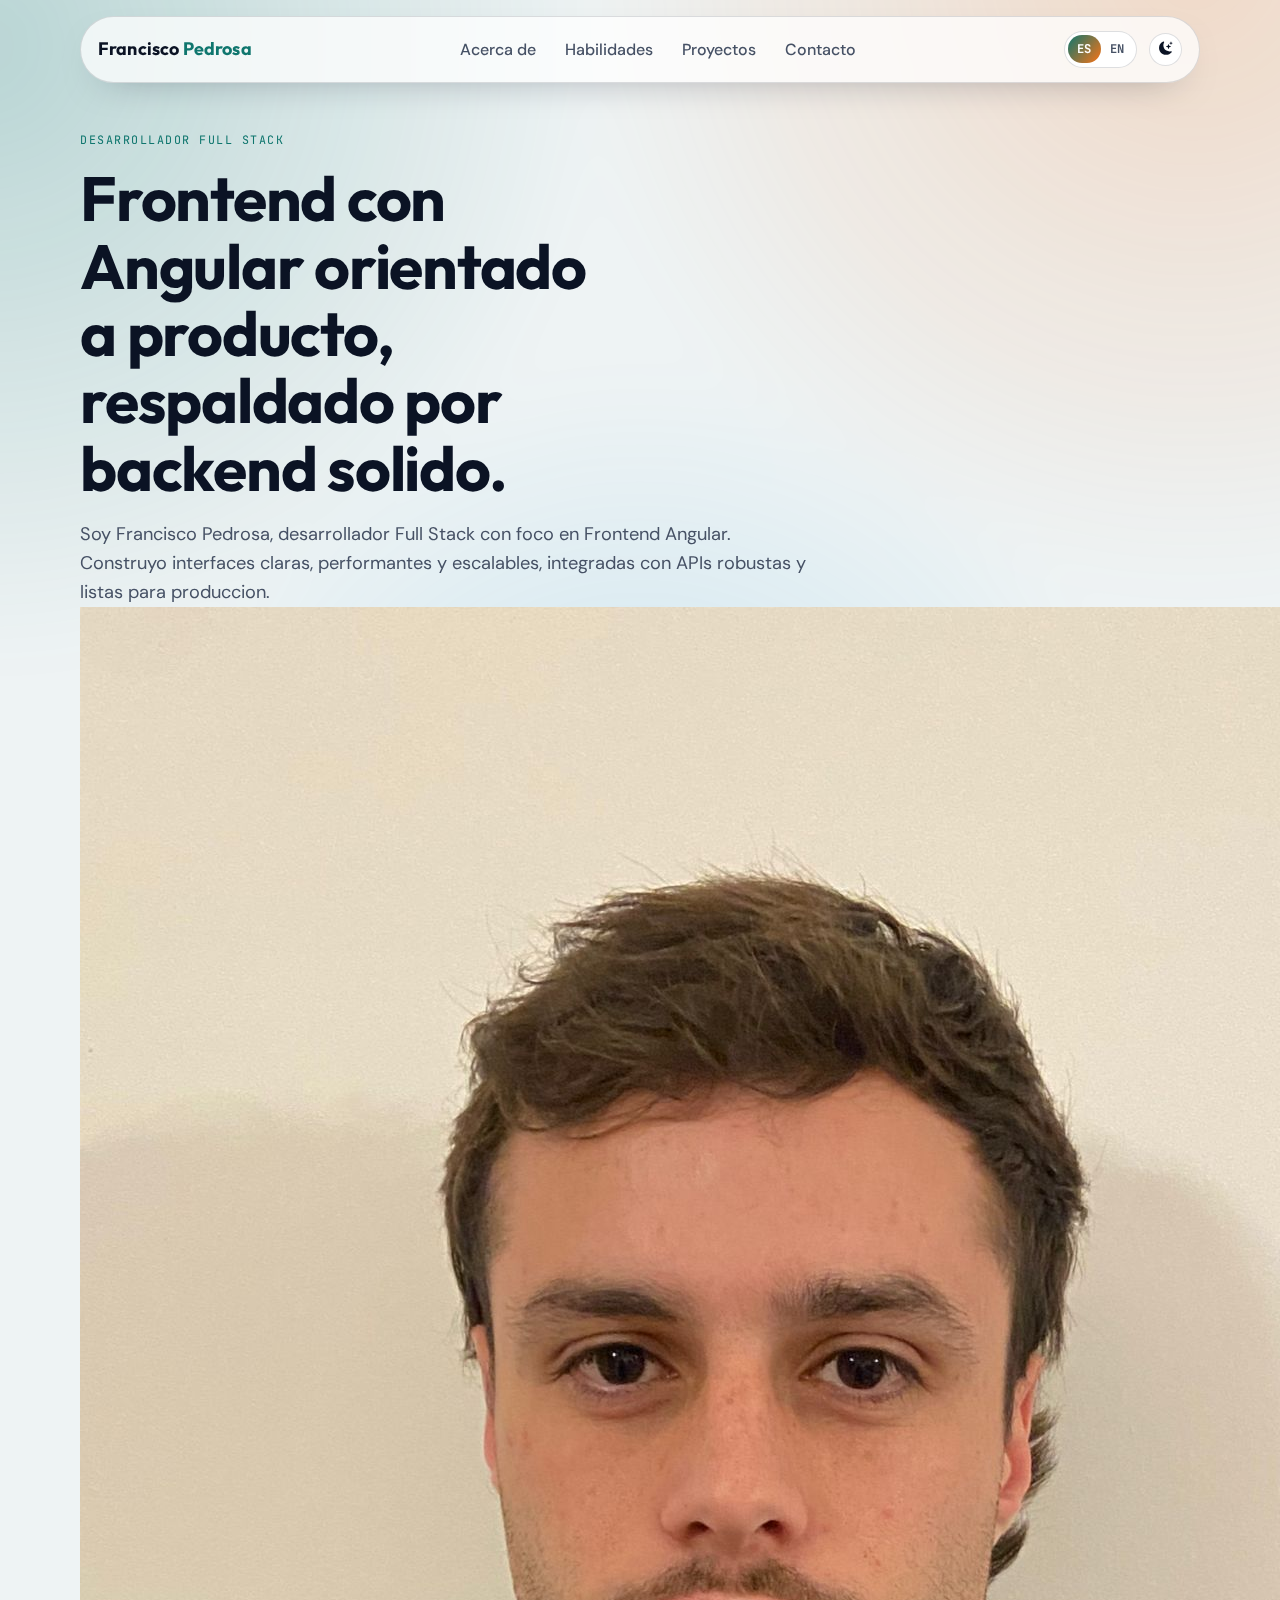
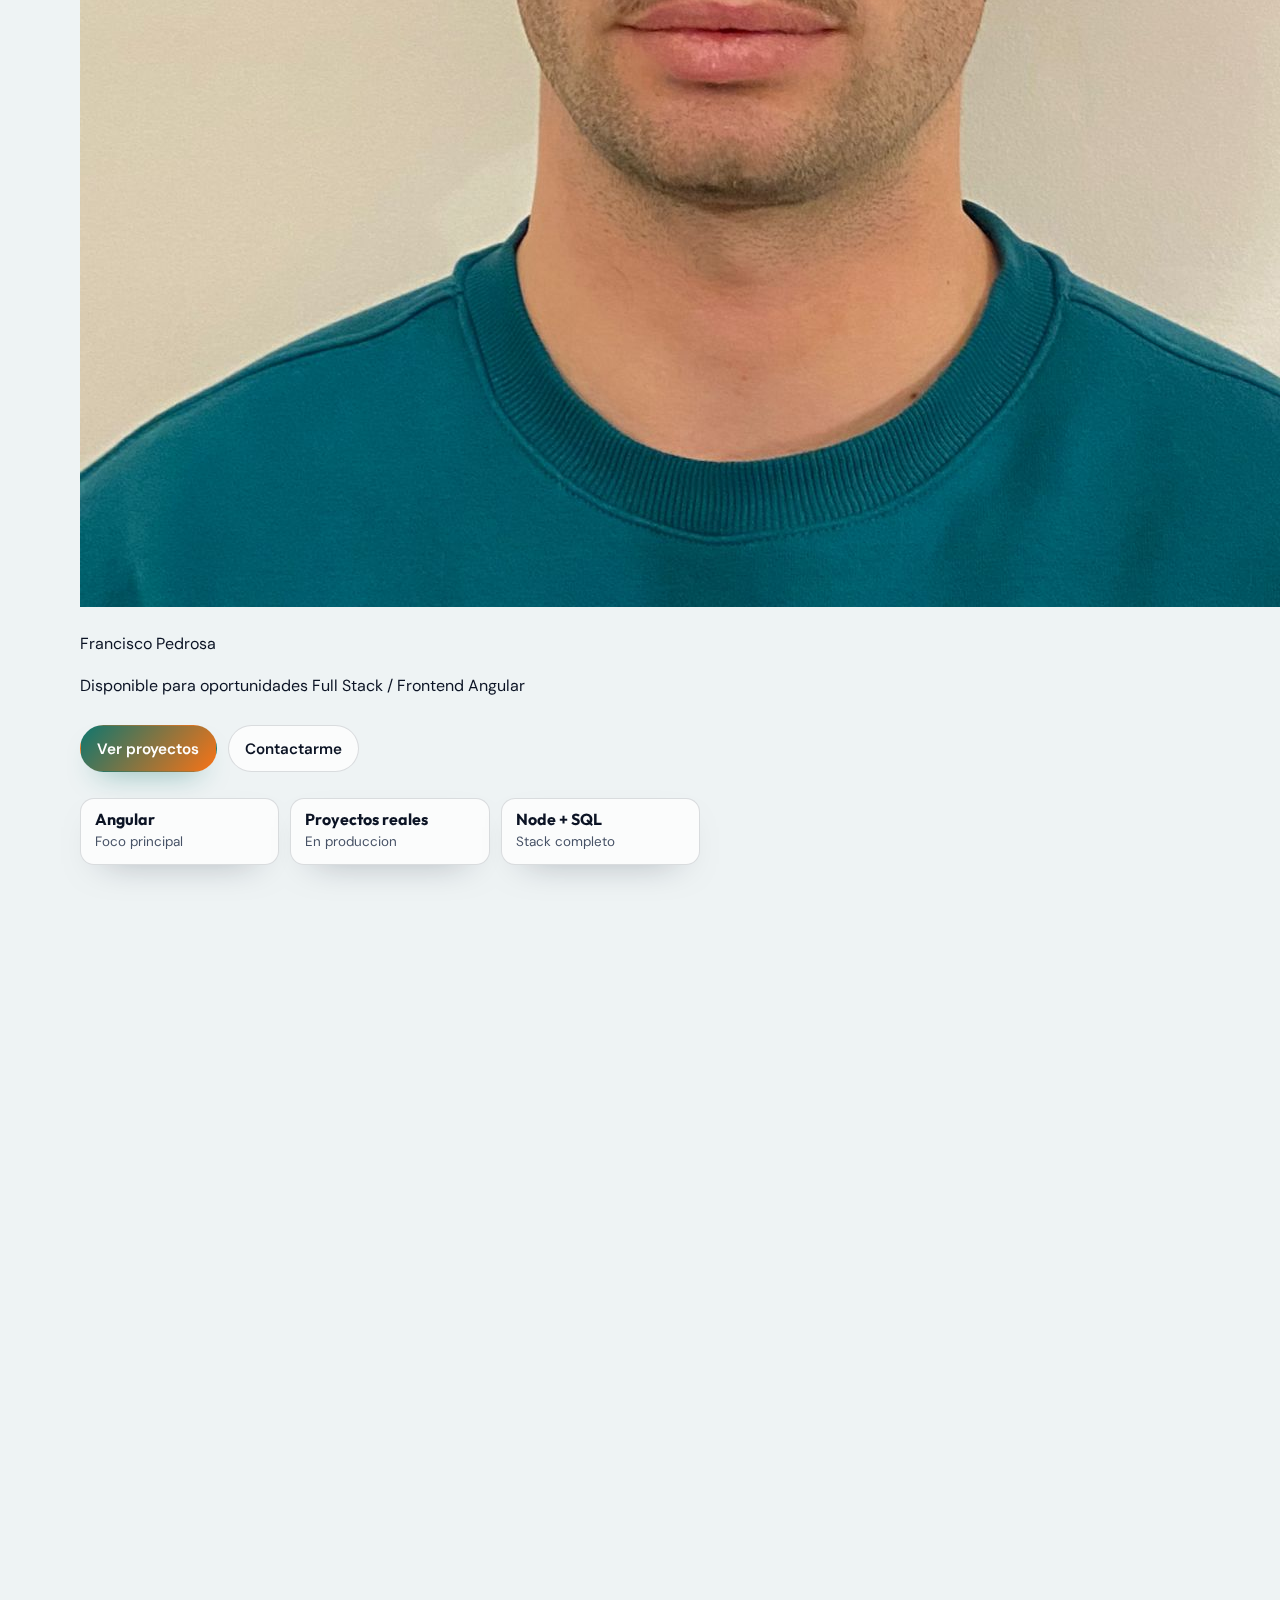
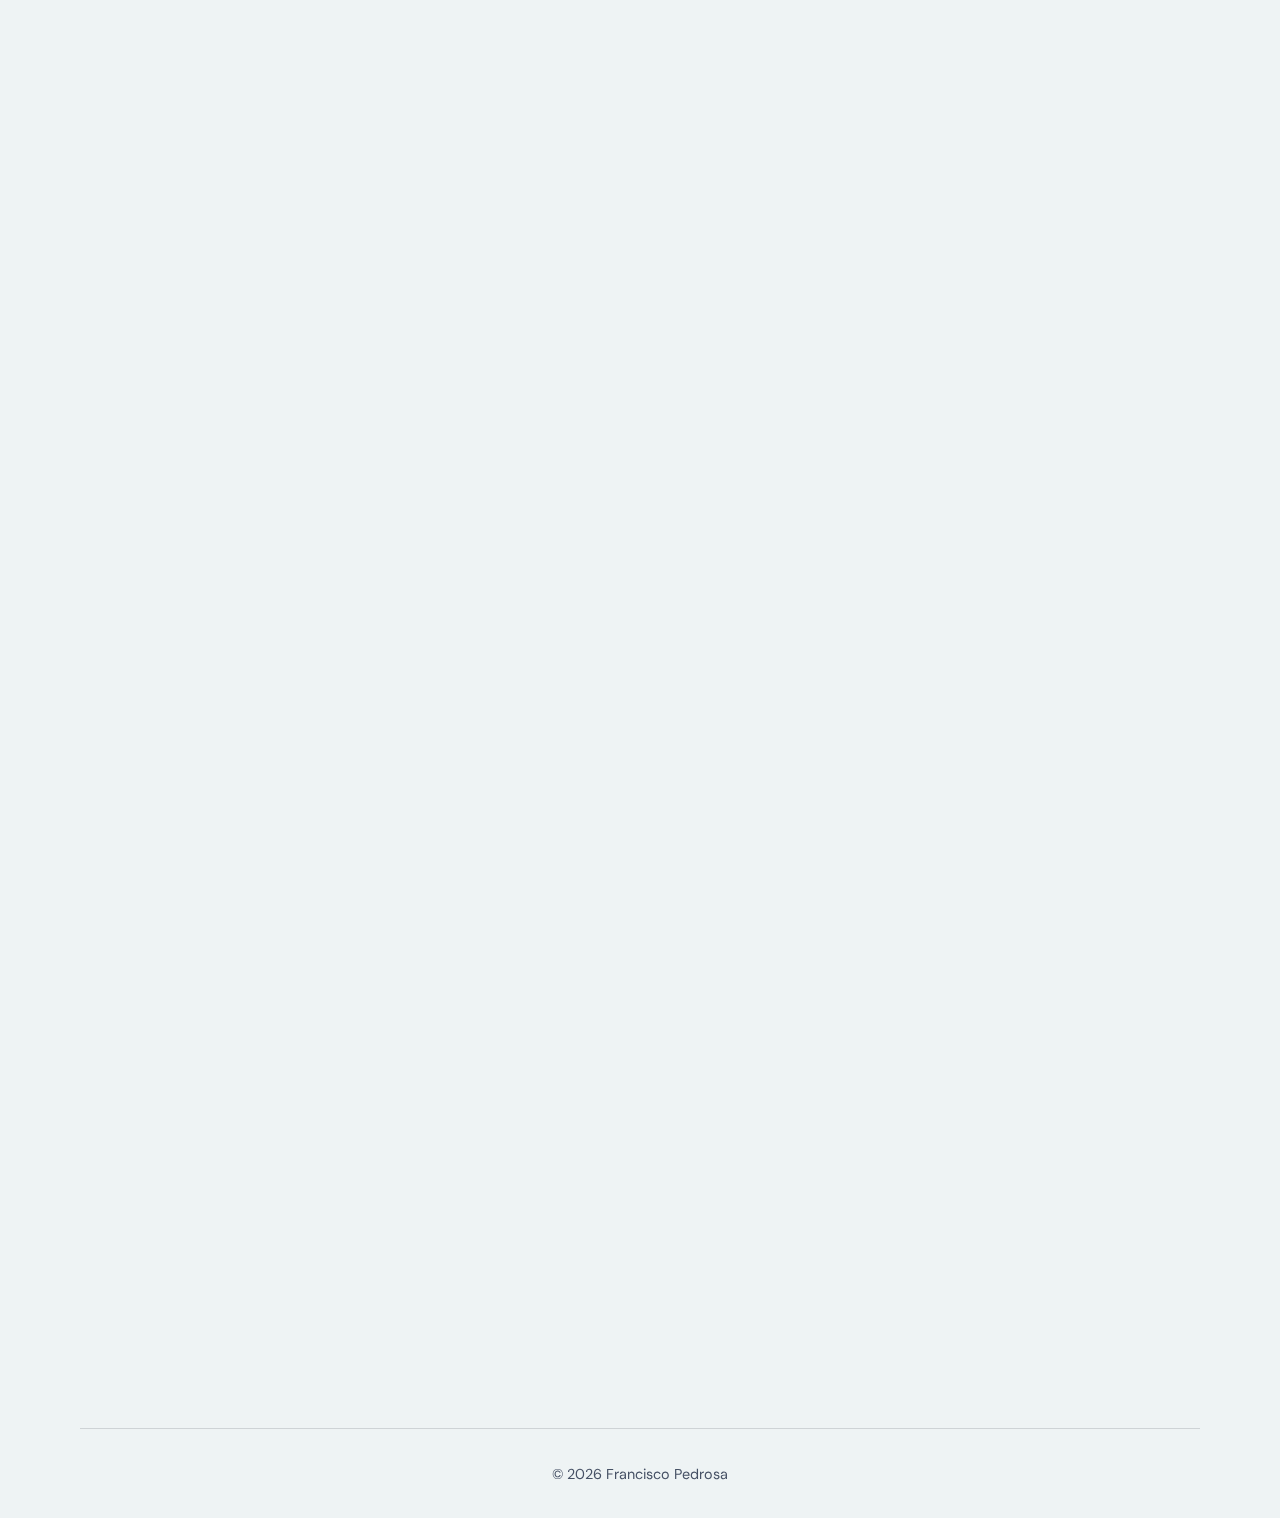
<file: index.html>
﻿<!DOCTYPE html>
<html lang="es">
<head>
  <meta charset="UTF-8" />
  <meta name="viewport" content="width=device-width, initial-scale=1.0" />
  <link rel="preconnect" href="https://fonts.googleapis.com">
  <link rel="preconnect" href="https://fonts.gstatic.com" crossorigin>
  <link href="https://fonts.googleapis.com/css2?family=DM+Sans:wght@400;500;700&family=JetBrains+Mono:wght@500;700&family=Outfit:wght@400;500;600;700;800&display=swap" rel="stylesheet">
  <link href="https://cdn.jsdelivr.net/npm/bootstrap-icons@1.11.3/font/bootstrap-icons.css" rel="stylesheet">
  <title>Francisco Pedrosa | Portfolio</title>
  <link rel="icon" type="image/jpeg" href="favicon.jpeg?v=3" />
  <link rel="shortcut icon" type="image/jpeg" href="favicon.jpeg?v=3" />
  <meta name="description" content="Portfolio profesional de Francisco Pedrosa, desarrollador de software enfocado en soluciones web eficientes, modernas y centradas en resultados.">
  <link rel="stylesheet" href="styles.css" />
  <script defer src="script.js"></script>
</head>
<body class="light">
  <div class="page-noise" aria-hidden="true"></div>

  <header class="site-header">
    <nav class="navbar">
      <a class="brand" href="#welcome" aria-label="Ir al inicio">Francisco <span>Pedrosa</span></a>

      <button id="hamburger" class="hamburger" aria-label="Abrir menu" aria-expanded="false" aria-controls="nav-links">
        <span class="bar"></span>
        <span class="bar"></span>
        <span class="bar"></span>
      </button>

      <ul class="nav-links" id="nav-links">
        <li><a href="#about" data-es="Acerca de" data-en="About">Acerca de</a></li>
        <li><a href="#skills" data-es="Habilidades" data-en="Skills">Habilidades</a></li>
        <li><a href="#projects" data-es="Proyectos" data-en="Projects">Proyectos</a></li>
        <li><a href="#contact" data-es="Contacto" data-en="Contact">Contacto</a></li>
      </ul>

      <div class="top-controls">
        <div class="lang-toggle" role="group" aria-label="Seleccionar idioma">
          <button id="lang-es" class="active">ES</button>
          <button id="lang-en">EN</button>
        </div>
        <button class="theme-toggle" id="theme-toggle" aria-label="Cambiar tema">
          <i class="bi bi-moon-stars-fill" aria-hidden="true"></i>
        </button>
      </div>
    </nav>
  </header>

  <main>
    <section id="welcome" class="hero section reveal">
      <div class="hero-copy">
        <p class="eyebrow" data-es="DESARROLLADOR FULL STACK" data-en="FULL STACK DEVELOPER">DESARROLLADOR FULL STACK</p>
        <h1 data-es="Frontend con Angular orientado a producto, respaldado por backend solido." data-en="Product-driven Angular frontend, backed by solid backend architecture.">
          Frontend con Angular orientado a producto, respaldado por backend solido.
        </h1>
        <p class="hero-lead" data-es="Soy Francisco Pedrosa, desarrollador Full Stack con foco en Frontend Angular. Construyo interfaces claras, performantes y escalables, integradas con APIs robustas y listas para produccion." data-en="I'm Francisco Pedrosa, a Full Stack developer focused on Angular Frontend. I build clear, performant, and scalable interfaces integrated with robust APIs and ready for production.">
          Soy Francisco Pedrosa, desarrollador Full Stack con foco en Frontend Angular. Construyo interfaces claras, performantes y escalables, integradas con APIs robustas y listas para produccion.
        </p>

        <div class="hero-profile">
          <img src="foto.jpeg" alt="Foto de Francisco Pedrosa" class="hero-avatar" />
          <div class="hero-profile-copy">
            <p class="hero-profile-name">Francisco Pedrosa</p>
            <p class="hero-profile-status" data-es="Disponible para oportunidades Full Stack / Frontend Angular" data-en="Available for Full Stack / Angular Frontend opportunities">
              Disponible para oportunidades Full Stack / Frontend Angular
            </p>
          </div>
        </div>

        <div class="hero-cta">
          <a class="btn btn-primary" href="#projects" data-es="Ver proyectos" data-en="View projects">Ver proyectos</a>
          <a class="btn btn-ghost" href="#contact" data-es="Contactarme" data-en="Contact me">Contactarme</a>
        </div>

        <ul class="hero-highlights" aria-label="Highlights">
          <li>
            <span class="highlight-value">Angular</span>
            <span class="highlight-label" data-es="Foco principal" data-en="Primary focus">Foco principal</span>
          </li>
          <li>
            <span class="highlight-value" data-es="Proyectos reales" data-en="Real-world projects">Proyectos reales</span>
            <span class="highlight-label" data-es="En produccion" data-en="In production">En produccion</span>
          </li>
          <li>
            <span class="highlight-value" data-es="Node + SQL" data-en="Node + SQL">Node + SQL</span>
            <span class="highlight-label" data-es="Stack completo" data-en="Complete stack">Stack completo</span>
          </li>
        </ul>
      </div>

      <div class="hero-media">
        <div class="retro-monitor" aria-label="Demo interactiva de perfil profesional">
          <div class="monitor-shell">
            <div class="monitor-topbar">
              <div class="monitor-dots" aria-hidden="true">
                <span class="monitor-dot dot-red"></span>
                <span class="monitor-dot dot-amber"></span>
                <span class="monitor-dot dot-green"></span>
              </div>
              <p class="monitor-title" data-es="franpedrosa.dev // terminal interactiva" data-en="franpedrosa.dev // interactive terminal">franpedrosa.dev // terminal interactiva</p>
            </div>

            <div class="monitor-screen">
              <div class="crt-overlay" aria-hidden="true"></div>

              <div id="boot-sequence" class="boot-sequence" aria-live="polite">
                <p class="boot-line" data-es="Inicializando terminal de portfolio..." data-en="Initializing portfolio terminal...">Inicializando terminal de portfolio...</p>
                <p class="boot-line" data-es="Cargando stack: Angular, Node, SQL..." data-en="Loading stack: Angular, Node, SQL...">Cargando stack: Angular, Node, SQL...</p>
                <p class="boot-line" data-es="Cargando comandos interactivos..." data-en="Loading interactive commands...">Cargando comandos interactivos...</p>
                <div class="boot-progress" role="progressbar" aria-label="Boot progress" aria-valuemin="0" aria-valuemax="100" aria-valuenow="0">
                  <span id="boot-progress-bar"></span>
                </div>
                <button id="boot-skip" class="boot-skip" type="button">
                  <span data-es="Saltar intro" data-en="Skip intro">Saltar intro</span>
                </button>
              </div>

                <div id="terminal" class="terminal" aria-label="Terminal interactiva">
                <div class="terminal-meta">
                  <span data-es="Sesion tecnica en vivo" data-en="Live technical session">Sesion tecnica en vivo</span>
                  <span data-es="Tip: help" data-en="Tip: help">Tip: help</span>
                </div>

                <div id="terminal-output" class="terminal-output" aria-live="polite"></div>

                <form id="terminal-form" class="terminal-form" autocomplete="off">
                  <label class="sr-only" for="terminal-input">Terminal command</label>
                  <span class="terminal-prompt">fran@portfolio:~$</span>
                  <div class="terminal-input-wrap">
                    <span id="terminal-measure" class="terminal-measure" aria-hidden="true"></span>
                    <span id="terminal-ghost" class="terminal-ghost" aria-hidden="true"></span>
                    <input
                      id="terminal-input"
                      type="text"
                      spellcheck="false"
                      autocapitalize="off"
                      data-placeholder-es="Escribi un comando..."
                      data-placeholder-en="Type a command..."
                      placeholder="Escribi un comando..."
                    />
                  </div>
                  <span id="terminal-tab-hint" class="terminal-tab-hint" data-es-tab="Tab completar" data-en-tab="Tab complete" data-es-enter="Enter" data-en-enter="Enter" aria-hidden="true">
                    Tab completar
                  </span>
                </form>
              </div>

            </div>
          </div>

          <div class="monitor-stand" aria-hidden="true"></div>
          <div class="monitor-foot" aria-hidden="true"></div>
        </div>
      </div>
    </section>

    <section id="about" class="section reveal">
      <div class="section-head">
        <p class="section-kicker" data-es="PERFIL" data-en="PROFILE">PERFIL</p>
        <h2 data-es="Acerca de mi" data-en="About me">Acerca de mi</h2>
      </div>

      <div class="about-grid">
        <article class="about-card">
          <h3 data-es="Foco Full Stack y Frontend con Angular" data-en="Full Stack and Angular Frontend focus">Foco Full Stack y Frontend con Angular</h3>
          <p data-es="Soy Tecnico Universitario en Programacion, especializado en JavaScript con Angular, Node.js y Express. Desarrollo interfaces solidas y backend desacoplado con APIs REST y SQL." data-en="I am a University Programming Technician specialized in JavaScript with Angular, Node.js, and Express. I build robust interfaces and decoupled backend services with REST APIs and SQL.">
            Soy Tecnico Universitario en Programacion, especializado en JavaScript con Angular, Node.js y Express. Desarrollo interfaces solidas y backend desacoplado con APIs REST y SQL.
          </p>
        </article>

        <article class="about-card">
          <h3 data-es="Automatizacion como plus de impacto" data-en="Automation as a high-impact add-on">Automatizacion como plus de impacto</h3>
          <p data-es="Complemento mi perfil Full Stack con automatizaciones en produccion: generacion masiva de VEPs y facturacion con Node.js, integraciones con AFIP/ARCA, correccion de archivos ARCIBA y reportes PDF." data-en="I complement my Full Stack profile with production automation: mass VEP and invoicing workflows in Node.js, AFIP/ARCA integrations, ARCIBA file corrections, and PDF reporting.">
            Complemento mi perfil Full Stack con automatizaciones en produccion: generacion masiva de VEPs y facturacion con Node.js, integraciones con AFIP/ARCA, correccion de archivos ARCIBA y reportes PDF.
          </p>
        </article>

        <article class="about-card">
          <h3 data-es="Liderazgo y trabajo en equipo" data-en="Leadership and teamwork">Liderazgo y trabajo en equipo</h3>
          <p data-es="El rugby, y especialmente la experiencia como capitan, fortalecio mi liderazgo, comunicacion y toma de decisiones bajo presion." data-en="Rugby, especially my role as a captain, strengthened my leadership, communication, and decision-making under pressure.">
            El rugby, y especialmente la experiencia como capitan, fortalecio mi liderazgo, comunicacion y toma de decisiones bajo presion.
          </p>
        </article>
      </div>

      <div class="cv-buttons">
        <a class="btn btn-primary" href="CV-Francisco-Pedrosa.pdf" download>
          <i class="bi bi-file-earmark-arrow-down" aria-hidden="true"></i>
          <span data-es="CV en Español" data-en="CV in Spanish">CV en Español</span>
        </a>
        <a class="btn btn-ghost" href="CV-Francisco-Pedrosa-ENG.pdf" download>
          <i class="bi bi-file-earmark-arrow-down" aria-hidden="true"></i>
          <span data-es="CV en Ingles" data-en="CV in English">CV en Ingles</span>
        </a>
      </div>
    </section>

    <section id="skills" class="section reveal">
      <div class="section-head">
        <p class="section-kicker" data-es="STACK" data-en="STACK">STACK</p>
        <h2 data-es="Tecnologias" data-en="Technologies">Tecnologias</h2>
      </div>

      <p class="section-intro" data-es="Herramientas y tecnologias que uso para crear soluciones completas: frontend, backend, bases de datos y colaboracion." data-en="Tools and technologies I use to build complete solutions: frontend, backend, databases, and collaboration.">
        Herramientas y tecnologias que uso para crear soluciones completas: frontend, backend, bases de datos y colaboracion.
      </p>

      <ul class="skills-grid">
        <li><img src="icons/Angular.png" alt="Angular" /><span>Angular</span></li>
        <li><img src="icons/typescript.png" alt="TypeScript" /><span>TypeScript</span></li>
        <li><img src="icons/node.png" alt="Node.js" /><span>Node.js</span></li>
        <li><img src="icons/express.png" alt="Express" /><span>Express</span></li>
        <li><img src="icons/mysql.png" alt="MySQL" /><span>MySQL</span></li>
        <li><img src="icons/java.png" alt="Java" /><span>Java</span></li>
        <li><img src="icons/c.png" alt="C" /><span>C</span></li>
        <li><img src="icons/JavaScript.png" alt="JavaScript" /><span>JavaScript</span></li>
        <li><img src="icons/html.png" alt="HTML" /><span>HTML</span></li>
        <li><img src="icons/css.png" alt="CSS" /><span>CSS</span></li>
        <li><img src="icons/Bootstrap.png" alt="Bootstrap" /><span>Bootstrap</span></li>
        <li><img src="icons/sql.png" alt="SQL" /><span>SQL</span></li>
        <li><img src="icons/git.png" alt="Git" /><span>Git</span></li>
        <li><img src="icons/github.png" alt="GitHub" /><span>GitHub</span></li>
        <li><img src="icons/jira.png" alt="Jira" /><span>Jira</span></li>
        <li><img src="icons/trello.png" alt="Trello" /><span>Trello</span></li>
        <li><img src="icons/postman.svg" alt="Postman" /><span>Postman</span></li>
        <li><img src="icons/react.png" alt="React" /><span>React</span></li>
      </ul>
    </section>

    <section id="projects" class="section reveal">
      <div class="section-head">
        <p class="section-kicker" data-es="TRABAJOS" data-en="WORK">TRABAJOS</p>
        <h2 data-es="Proyectos seleccionados" data-en="Selected projects">Proyectos seleccionados</h2>
      </div>

      <div class="projects-grid">
        <article class="project-card" id="project-homebanking" tabindex="0" role="button" aria-haspopup="dialog" aria-controls="modal-homebanking">
          <div class="project-image-wrap">
            <img src="afram.png" alt="Home Banking Project" />
          </div>
          <div class="project-body">
            <h3 data-es="Home Banking" data-en="Home Banking">Home Banking</h3>
            <p data-es="Plataforma bancaria construida con Angular, Express y MySQL: transferencias, plazos fijos, prestamos, compra/venta de dolares y asistencia por chat." data-en="Banking platform built with Angular, Express and MySQL: transfers, fixed-term deposits, loans, buy/sell dollars, and in-app chat support.">
              Plataforma bancaria construida con Angular, Express y MySQL: transferencias, plazos fijos, prestamos, compra/venta de dolares y asistencia por chat.
            </p>
            <div class="project-tags">
              <span>Angular</span>
              <span>Express</span>
              <span>MySQL</span>
            </div>
            <span class="project-action" data-es="Abrir demo y detalle" data-en="Open demo and details">Abrir demo y detalle</span>
          </div>
        </article>

        <a class="project-card project-card-link" href="https://pueyrredonrc.com.ar/home" target="_blank" rel="noopener noreferrer" aria-label="Abrir sitio web Club Pueyrredon">
          <div class="project-image-wrap">
            <img src="puey.jpeg" data-es="puey.jpeg" data-en="puey.jpeg" alt="Club Pueyrredon Project" />
          </div>
          <div class="project-body">
            <h3 data-es="Web Club Pueyrredon" data-en="Club Pueyrredon Website">Web Club Pueyrredon</h3>
            <p data-es="Plataforma institucional en produccion, desarrollada con Angular y Node.js. Incluye noticias en tiempo real, resultados minuto a minuto, gestion de socios y panel administrativo." data-en="Production institutional platform built with Angular and Node.js. Includes real-time news, live match updates, member management, and an admin panel.">
              Plataforma institucional en produccion, desarrollada con Angular y Node.js. Incluye noticias en tiempo real, resultados minuto a minuto, gestion de socios y panel administrativo.
            </p>
            <div class="project-tags">
              <span>Angular</span>
              <span>Node.js</span>
              <span>Admin Panel</span>
            </div>
            <span class="project-action" data-es="Ver sitio en vivo" data-en="View live site">Ver sitio en vivo</span>
          </div>
        </a>

        <a class="project-card project-card-link" href="https://digipoint.com.ar/home" target="_blank" rel="noopener noreferrer" aria-label="Abrir sitio web DigiPoint">
          <div class="project-image-wrap">
            <img src="digi.jpeg" data-es="digi.jpeg" data-en="digi.jpeg" alt="DigiPoint ecommerce project" />
          </div>
          <div class="project-body">
            <h3 data-es="Ecommerce DigiPoint" data-en="DigiPoint Ecommerce">Ecommerce DigiPoint</h3>
            <p data-es="Ecommerce en produccion desarrollado con Angular, Node.js, Express y MySQL. Incluye autenticacion, gestion de productos, dashboard analitico y carrito en tiempo real." data-en="Production ecommerce platform built with Angular, Node.js, Express, and MySQL. Includes authentication, product management, analytics dashboard, and real-time cart.">
              Ecommerce en produccion desarrollado con Angular, Node.js, Express y MySQL. Incluye autenticacion, gestion de productos, dashboard analitico y carrito en tiempo real.
            </p>
            <div class="project-tags">
              <span>Angular</span>
              <span>Node.js</span>
              <span>MySQL</span>
            </div>
            <span class="project-action" data-es="Ver sitio en vivo" data-en="View live site">Ver sitio en vivo</span>
          </div>
        </a>
      </div>
    </section>

    <div id="modal-homebanking" class="modal" role="dialog" aria-modal="true" aria-labelledby="modal-title" aria-describedby="modal-desc" hidden>
      <div class="modal-content">
        <button class="modal-close" aria-label="Cerrar modal">
          <i class="bi bi-x-lg" aria-hidden="true"></i>
        </button>

        <div class="modal-video">
          <iframe width="560" height="315" src="https://www.youtube.com/embed/iQ0bQvBdtXQ" title="Home Banking Video" frameborder="0" allowfullscreen></iframe>
        </div>

        <div class="modal-info">
          <h3 id="modal-title" data-es="Home Banking" data-en="Home Banking">Home Banking</h3>
          <p id="modal-desc" data-es="Afram Group es una plataforma de home banking donde los usuarios pueden gestionar cuentas, transferir, crear plazos fijos, operar con dolares y acceder a soporte por chatbot o chat directo." data-en="Afram Group is a home banking platform where users can manage accounts, transfer money, create fixed-term deposits, trade dollars, and access support via chatbot or direct chat.">
            Afram Group es una plataforma de home banking donde los usuarios pueden gestionar cuentas, transferir, crear plazos fijos, operar con dolares y acceder a soporte por chatbot o chat directo.
          </p>

          <div class="github-links">
            <a href="https://github.com/AgustinaHourcade/AFRAM-Group" target="_blank" rel="noopener noreferrer"><i class="bi bi-github"></i> Frontend</a>
            <a href="https://github.com/franpedrosa10/API-DB-Afram" target="_blank" rel="noopener noreferrer"><i class="bi bi-github"></i> Backend</a>
          </div>

          <div class="collaborators">
            <h4 data-es="Colaboradores" data-en="Collaborators">Colaboradores</h4>
            <ul>
              <li>
                <a href="https://www.linkedin.com/in/agustinahourcade/" target="_blank" rel="noopener noreferrer"><i class="bi bi-linkedin"></i> Agustina Hourcade</a>
              </li>
              <li>
                <a href="https://www.linkedin.com/in/agustin-meikle/" target="_blank" rel="noopener noreferrer"><i class="bi bi-linkedin"></i> Agustin Meikle Echeverria</a>
              </li>
              <li>
                <a href="https://www.linkedin.com/in/mateo-vaccaro-20b4862a3/" target="_blank" rel="noopener noreferrer"><i class="bi bi-linkedin"></i> Mateo Vaccaro</a>
              </li>
            </ul>
          </div>
        </div>
      </div>
    </div>

    <section id="contact" class="section reveal">
      <div class="section-head">
        <p class="section-kicker" data-es="CONTACTO" data-en="CONTACT">CONTACTO</p>
        <h2 data-es="Construyamos algo que genere impacto" data-en="Let's build something that creates impact">Construyamos algo que genere impacto</h2>
      </div>

      <div class="contact-card">
        <p data-es="Estoy buscando oportunidades donde pueda aportar valor desde el dia uno, colaborar con equipos exigentes y seguir creciendo en desarrollo de software." data-en="I'm looking for opportunities where I can add value from day one, collaborate with high-performing teams, and keep growing as a software developer.">
          Estoy buscando oportunidades donde pueda aportar valor desde el dia uno, colaborar con equipos exigentes y seguir creciendo en desarrollo de software.
        </p>

        <div class="contact-actions">
          <a class="btn btn-primary" href="mailto:franpedrosa04@gmail.com" aria-label="Email Fran Pedrosa">
            <i class="bi bi-envelope"></i>
            <span>franpedrosa04@gmail.com</span>
          </a>
          <a class="btn btn-ghost" href="https://wa.me/5492234541211" target="_blank" rel="noopener noreferrer" aria-label="WhatsApp Francisco Pedrosa">
            <i class="bi bi-whatsapp"></i>
            <span>+54 9 223 454 1211</span>
          </a>
          <a class="btn btn-ghost" href="https://www.linkedin.com/in/fran-pedrosa" target="_blank" rel="noopener noreferrer" aria-label="LinkedIn Francisco Pedrosa">
            <i class="bi bi-linkedin"></i>
            <span>LinkedIn</span>
          </a>
        </div>
      </div>
    </section>
  </main>

  <footer>
    <p>&copy; 2026 Francisco Pedrosa</p>
  </footer>
</body>
</html>
</file>
<file: styles.css>
﻿:root {
  --font-display: 'Outfit', sans-serif;
  --font-body: 'DM Sans', sans-serif;
  --font-mono: 'JetBrains Mono', monospace;

  --max-width: 1120px;
  --radius-lg: 24px;
  --radius-md: 16px;

  --bg: #eef3f4;
  --bg-alt: #ffffff;
  --surface: rgba(255, 255, 255, 0.74);
  --surface-strong: #ffffff;
  --text: #0b1324;
  --muted: #465165;
  --border: rgba(11, 19, 36, 0.14);
  --accent: #0f766e;
  --accent-2: #f97316;
  --accent-soft: rgba(15, 118, 110, 0.14);
  --shadow-soft: 0 14px 38px -24px rgba(15, 23, 42, 0.52);
  --shadow-card: 0 22px 52px -28px rgba(2, 10, 28, 0.35);
}

body.dark {
  --bg: #0b1320;
  --bg-alt: #111d31;
  --surface: rgba(19, 30, 48, 0.84);
  --surface-strong: #14213a;
  --text: #edf2f7;
  --muted: #b8c4d8;
  --border: rgba(173, 192, 217, 0.25);
  --accent: #38b2a3;
  --accent-2: #fb923c;
  --accent-soft: rgba(56, 178, 163, 0.16);
  --shadow-soft: 0 14px 38px -24px rgba(2, 6, 18, 0.88);
  --shadow-card: 0 22px 52px -28px rgba(0, 0, 0, 0.8);
}

* {
  box-sizing: border-box;
}

html {
  scroll-behavior: smooth;
  scroll-padding-top: 104px;
}

body {
  margin: 0;
  min-height: 100vh;
  font-family: var(--font-body);
  background: var(--bg);
  color: var(--text);
  line-height: 1.6;
  overflow-x: hidden;
  transition: background 0.3s ease, color 0.3s ease;
}

body.modal-open {
  overflow: hidden;
}

a {
  color: inherit;
  text-decoration: none;
}

.page-noise {
  position: fixed;
  inset: -14rem;
  z-index: -1;
  pointer-events: none;
  background:
    radial-gradient(circle at 12% 20%, rgba(15, 118, 110, 0.24), transparent 33%),
    radial-gradient(circle at 82% 14%, rgba(249, 115, 22, 0.2), transparent 34%),
    radial-gradient(circle at 50% 82%, rgba(14, 165, 233, 0.16), transparent 36%);
  filter: blur(30px);
}

body.dark .page-noise {
  background:
    radial-gradient(circle at 12% 20%, rgba(56, 178, 163, 0.27), transparent 34%),
    radial-gradient(circle at 82% 14%, rgba(251, 146, 60, 0.2), transparent 34%),
    radial-gradient(circle at 50% 82%, rgba(59, 130, 246, 0.2), transparent 38%);
}

.site-header {
  position: sticky;
  top: 0;
  z-index: 120;
  padding: 1rem 1.2rem 0;
}

.navbar {
  width: min(var(--max-width), 100%);
  margin: 0 auto;
  display: flex;
  align-items: center;
  justify-content: space-between;
  gap: 1rem;
  padding: 0.72rem 1.05rem;
  border-radius: 999px;
  background: var(--surface);
  border: 1px solid var(--border);
  backdrop-filter: blur(16px);
  box-shadow: var(--shadow-soft);
}

.brand {
  font-family: var(--font-display);
  font-size: 1.12rem;
  font-weight: 700;
  letter-spacing: 0.01em;
  white-space: nowrap;
}

.brand span {
  color: var(--accent);
}

.nav-links {
  list-style: none;
  display: flex;
  align-items: center;
  gap: 0.2rem;
  margin: 0;
  padding: 0;
}

.nav-links a {
  display: inline-block;
  padding: 0.5rem 0.8rem;
  font-weight: 500;
  color: var(--muted);
  border-radius: 999px;
  transition: color 0.25s ease, background 0.25s ease;
}

.nav-links a:hover,
.nav-links a:focus-visible {
  color: var(--text);
  background: var(--accent-soft);
  outline: none;
}

.top-controls {
  display: flex;
  align-items: center;
  gap: 0.7rem;
}

.lang-toggle {
  display: inline-flex;
  padding: 0.2rem;
  border-radius: 999px;
  background: var(--surface-strong);
  border: 1px solid var(--border);
}

.lang-toggle button {
  border: 0;
  background: transparent;
  color: var(--muted);
  font-family: var(--font-mono);
  font-size: 0.76rem;
  font-weight: 700;
  padding: 0.38rem 0.58rem;
  border-radius: 999px;
  cursor: pointer;
  transition: background 0.25s ease, color 0.25s ease;
}

.lang-toggle button.active {
  color: #ffffff;
  background: linear-gradient(130deg, var(--accent), var(--accent-2));
}

.theme-toggle {
  width: 2.1rem;
  height: 2.1rem;
  border: 1px solid var(--border);
  border-radius: 50%;
  background: var(--surface-strong);
  color: var(--text);
  display: inline-flex;
  align-items: center;
  justify-content: center;
  cursor: pointer;
  transition: transform 0.2s ease, color 0.2s ease;
}

.theme-toggle:hover,
.theme-toggle:focus-visible {
  transform: translateY(-1px);
  color: var(--accent);
  outline: none;
}

.hamburger {
  display: none;
  width: 2.1rem;
  height: 2.1rem;
  border: 1px solid var(--border);
  border-radius: 50%;
  background: var(--surface-strong);
  align-items: center;
  justify-content: center;
  flex-direction: column;
  gap: 0.21rem;
  cursor: pointer;
}

.bar {
  display: block;
  width: 0.95rem;
  height: 2px;
  border-radius: 2px;
  background: var(--text);
}

main {
  padding: 2rem 1.2rem 3.5rem;
}

.section {
  width: min(var(--max-width), 100%);
  margin: 0 auto 4.8rem;
}

.hero {
  min-height: calc(100vh - 140px);
  display: grid;
  grid-template-columns: 1.2fr 0.8fr;
  align-items: center;
  gap: 2.4rem;
  padding-top: 1rem;
}

.eyebrow {
  margin: 0 0 1rem;
  font-family: var(--font-mono);
  letter-spacing: 0.13em;
  text-transform: uppercase;
  font-size: 0.73rem;
  color: var(--accent);
}

.hero h1 {
  margin: 0;
  font-family: var(--font-display);
  font-size: clamp(2rem, 5.2vw, 3.9rem);
  line-height: 1.08;
  letter-spacing: -0.02em;
  max-width: 13ch;
  text-wrap: balance;
}

.hero-lead {
  margin: 1.1rem 0 0;
  max-width: 56ch;
  color: var(--muted);
  font-size: clamp(1rem, 2vw, 1.14rem);
}

.hero-cta {
  margin-top: 1.7rem;
  display: flex;
  flex-wrap: wrap;
  gap: 0.7rem;
}

.btn {
  display: inline-flex;
  align-items: center;
  justify-content: center;
  gap: 0.45rem;
  min-height: 2.7rem;
  padding: 0.64rem 1.02rem;
  border-radius: 999px;
  border: 1px solid transparent;
  font-size: 0.95rem;
  font-weight: 600;
  transition: transform 0.2s ease, box-shadow 0.2s ease, background 0.2s ease;
}

.btn:hover,
.btn:focus-visible {
  transform: translateY(-2px);
  outline: none;
}

.btn-primary {
  background: linear-gradient(130deg, var(--accent), var(--accent-2));
  color: #ffffff;
  box-shadow: 0 14px 30px -18px rgba(15, 118, 110, 0.9);
}

.btn-ghost {
  background: var(--surface);
  border-color: var(--border);
  color: var(--text);
}

.btn-ghost:hover,
.btn-ghost:focus-visible {
  background: var(--surface-strong);
}

.hero-highlights {
  margin: 1.6rem 0 0;
  padding: 0;
  list-style: none;
  display: grid;
  grid-template-columns: repeat(3, minmax(0, 1fr));
  gap: 0.7rem;
  max-width: 620px;
}

.hero-highlights li {
  padding: 0.72rem 0.86rem;
  border-radius: 14px;
  border: 1px solid var(--border);
  background: var(--surface);
  box-shadow: var(--shadow-soft);
}

.highlight-value {
  display: block;
  font-family: var(--font-display);
  font-weight: 700;
  color: var(--text);
  font-size: 1rem;
  line-height: 1.15;
}

.highlight-label {
  display: block;
  margin-top: 0.17rem;
  color: var(--muted);
  font-size: 0.84rem;
}

.hero-media {
  display: flex;
  justify-content: center;
}

.profile-wrap {
  width: min(360px, 100%);
  position: relative;
  padding: 0.9rem;
  border-radius: 30px;
  background: linear-gradient(150deg, rgba(15, 118, 110, 0.18), rgba(249, 115, 22, 0.15));
  box-shadow: var(--shadow-card);
}

body.dark .profile-wrap {
  background: linear-gradient(150deg, rgba(56, 178, 163, 0.22), rgba(251, 146, 60, 0.19));
}

.profile-pic {
  width: 100%;
  aspect-ratio: 1 / 1;
  object-fit: cover;
  border-radius: 22px;
  border: 4px solid var(--surface-strong);
}

.status-pill {
  position: absolute;
  left: 50%;
  bottom: -0.9rem;
  transform: translateX(-50%);
  display: inline-flex;
  align-items: center;
  gap: 0.46rem;
  padding: 0.4rem 0.72rem;
  border-radius: 999px;
  background: var(--surface-strong);
  border: 1px solid var(--border);
  color: var(--muted);
  font-size: 0.82rem;
  white-space: nowrap;
}

.status-dot {
  width: 0.55rem;
  height: 0.55rem;
  border-radius: 50%;
  background: #22c55e;
  box-shadow: 0 0 0 0 rgba(34, 197, 94, 0.75);
  animation: pulse 2s ease infinite;
}

@keyframes pulse {
  70% {
    box-shadow: 0 0 0 10px rgba(34, 197, 94, 0);
  }
  100% {
    box-shadow: 0 0 0 0 rgba(34, 197, 94, 0);
  }
}

.section-head {
  margin-bottom: 1.1rem;
}

.section-kicker {
  margin: 0;
  font-family: var(--font-mono);
  letter-spacing: 0.12em;
  text-transform: uppercase;
  font-size: 0.72rem;
  color: var(--accent);
}

h2 {
  margin: 0.48rem 0 0;
  font-family: var(--font-display);
  font-size: clamp(1.62rem, 3.7vw, 2.4rem);
  line-height: 1.12;
  letter-spacing: -0.01em;
  text-wrap: balance;
}

.section-intro {
  margin: 0 0 1.2rem;
  max-width: 62ch;
  color: var(--muted);
}

.about-grid {
  display: grid;
  grid-template-columns: repeat(3, minmax(0, 1fr));
  gap: 1rem;
}

.about-card {
  padding: 1.08rem;
  border-radius: var(--radius-md);
  border: 1px solid var(--border);
  background: var(--surface);
  box-shadow: var(--shadow-soft);
  transition: transform 0.22s ease;
}

.about-card:hover {
  transform: translateY(-3px);
}

.about-card h3 {
  margin: 0;
  font-family: var(--font-display);
  font-size: 1.08rem;
}

.about-card p {
  margin: 0.62rem 0 0;
  color: var(--muted);
}

.cv-buttons {
  margin-top: 1.3rem;
  display: flex;
  flex-wrap: wrap;
  gap: 0.7rem;
}

.skills-grid {
  margin: 0;
  padding: 0;
  list-style: none;
  display: grid;
  grid-template-columns: repeat(6, minmax(0, 1fr));
  gap: 0.72rem;
  max-width: 940px;
  margin-inline: auto;
}

.skills-grid li {
  min-height: 108px;
  padding: 0.74rem 0.52rem;
  border-radius: 14px;
  border: 1px solid var(--border);
  background: var(--surface);
  display: flex;
  flex-direction: column;
  align-items: center;
  justify-content: center;
  gap: 0.45rem;
  text-align: center;
  font-size: 0.83rem;
  box-shadow: var(--shadow-soft);
  transition: transform 0.2s ease;
}

.skills-grid li:hover {
  transform: translateY(-3px);
}

.skills-grid img {
  width: 42px;
  height: 42px;
  object-fit: contain;
}

body.dark .skills-grid img[src*="express"],
body.dark .skills-grid img[src*="node"] {
  filter: brightness(0) invert(1);
}

.projects-grid {
  display: grid;
  grid-template-columns: repeat(auto-fit, minmax(280px, 1fr));
  gap: 0.95rem;
}

.project-card {
  border-radius: var(--radius-lg);
  border: 1px solid var(--border);
  background: var(--surface);
  box-shadow: var(--shadow-card);
  overflow: hidden;
  display: flex;
  flex-direction: column;
  transition: transform 0.22s ease, border-color 0.22s ease;
}

.project-card:hover,
.project-card:focus-visible {
  transform: translateY(-5px);
  border-color: var(--accent);
  outline: none;
}

#project-homebanking {
  cursor: pointer;
}

.project-image-wrap {
  padding: 0.78rem;
  background: linear-gradient(160deg, rgba(15, 118, 110, 0.11), rgba(249, 115, 22, 0.12));
}

.project-image-wrap img {
  width: 100%;
  height: 208px;
  object-fit: contain;
  border-radius: 14px;
  background: var(--surface-strong);
  padding: 0.5rem;
}

.project-body {
  padding: 1rem 1rem 1.15rem;
  display: flex;
  flex-direction: column;
  gap: 0.7rem;
  flex: 1;
}

.project-body h3 {
  margin: 0;
  font-family: var(--font-display);
  font-size: 1.15rem;
}

.project-body p {
  margin: 0;
  color: var(--muted);
  font-size: 0.94rem;
}

.project-tags {
  display: flex;
  flex-wrap: wrap;
  gap: 0.4rem;
}

.project-tags span {
  font-family: var(--font-mono);
  font-size: 0.7rem;
  letter-spacing: 0.02em;
  text-transform: uppercase;
  padding: 0.28rem 0.5rem;
  border-radius: 999px;
  border: 1px solid var(--border);
  background: var(--surface-strong);
  color: var(--muted);
}

.project-action {
  margin-top: auto;
  font-weight: 700;
  color: var(--accent);
  font-size: 0.88rem;
}


.modal {
  position: fixed;
  inset: 0;
  z-index: 1000;
  padding: 1.2rem;
  display: grid;
  place-items: center;
  background: rgba(3, 8, 17, 0.72);
}

.modal[hidden] {
  display: none;
}

.modal-content {
  width: min(860px, 100%);
  max-height: 88vh;
  overflow: auto;
  border-radius: var(--radius-lg);
  border: 1px solid var(--border);
  background: var(--bg-alt);
  box-shadow: var(--shadow-card);
  padding: 1.06rem;
  position: relative;
}

.modal-close {
  position: sticky;
  top: 0;
  margin-left: auto;
  width: 2.2rem;
  height: 2.2rem;
  border: 1px solid var(--border);
  border-radius: 50%;
  background: var(--surface);
  color: var(--text);
  display: inline-flex;
  align-items: center;
  justify-content: center;
  cursor: pointer;
}

.modal-video {
  margin-top: 0.6rem;
}

.modal-video iframe {
  width: 100%;
  aspect-ratio: 16 / 9;
  height: auto;
  border: 0;
  border-radius: var(--radius-md);
}

.modal-info h3 {
  margin: 0.95rem 0 0;
  font-family: var(--font-display);
  font-size: 1.3rem;
}

.modal-info p {
  color: var(--muted);
  margin: 0.58rem 0 0;
}

.github-links,
.collaborators ul {
  list-style: none;
  margin: 0.9rem 0 0;
  padding: 0;
  display: flex;
  flex-wrap: wrap;
  gap: 0.6rem;
}

.github-links a,
.collaborators a {
  display: inline-flex;
  align-items: center;
  gap: 0.38rem;
  padding: 0.45rem 0.72rem;
  border-radius: 999px;
  border: 1px solid var(--border);
  background: var(--surface);
  color: var(--muted);
  font-weight: 500;
}

.github-links a:hover,
.collaborators a:hover {
  color: var(--text);
}

.collaborators h4 {
  margin: 1rem 0 0;
  font-family: var(--font-display);
}

.contact-card {
  max-width: 760px;
  padding: 1.15rem;
  border-radius: var(--radius-lg);
  border: 1px solid var(--border);
  background: linear-gradient(145deg, var(--surface), var(--accent-soft));
  box-shadow: var(--shadow-card);
}

.contact-card p {
  margin: 0;
  color: var(--muted);
}

.contact-actions {
  margin-top: 0.95rem;
  display: flex;
  flex-wrap: wrap;
  gap: 0.7rem;
}

footer {
  width: min(var(--max-width), calc(100% - 2.4rem));
  margin: 0 auto 2rem;
  padding-top: 1.2rem;
  border-top: 1px solid var(--border);
  text-align: center;
  color: var(--muted);
  font-size: 0.9rem;
}

.reveal {
  opacity: 0;
  transform: translateY(24px);
  transition: opacity 0.7s ease, transform 0.7s ease;
}

.reveal.is-visible {
  opacity: 1;
  transform: none;
}

@media (max-width: 980px) {
  .navbar {
    border-radius: 24px;
    flex-wrap: wrap;
  }

  .hamburger {
    display: inline-flex;
    order: 3;
  }

  .nav-links {
    display: none;
    width: 100%;
    order: 4;
    flex-direction: column;
    gap: 0.3rem;
    align-items: stretch;
    padding-top: 0.55rem;
    border-top: 1px solid var(--border);
  }

  .nav-links.show {
    display: flex;
  }

  .nav-links a {
    width: 100%;
    text-align: center;
  }

  .hero {
    min-height: auto;
    grid-template-columns: 1fr;
    gap: 1.7rem;
    padding-top: 0.2rem;
  }

  .hero-copy {
    order: 2;
  }

  .hero-media {
    order: 1;
  }

  .profile-wrap {
    width: min(330px, 100%);
  }

  .about-grid {
    grid-template-columns: 1fr;
  }
}

@media (max-width: 720px) {
  .site-header {
    padding: 0.72rem 0.75rem 0;
  }

  main {
    padding: 1.4rem 0.75rem 2.8rem;
  }

  .top-controls {
    margin-left: auto;
  }

  .hero-highlights {
    grid-template-columns: 1fr;
    max-width: 360px;
  }

  .skills-grid {
    grid-template-columns: repeat(3, minmax(0, 1fr));
  }

  .project-image-wrap img {
    height: 180px;
  }

  .btn {
    width: 100%;
  }

  .hero-cta .btn,
  .contact-actions .btn,
  .cv-buttons .btn {
    flex: 1 1 100%;
  }
}

@media (max-width: 520px) {
  .brand {
    font-size: 1rem;
  }

  .theme-toggle,
  .hamburger {
    width: 2rem;
    height: 2rem;
  }

  .lang-toggle button {
    padding: 0.34rem 0.5rem;
  }

  .skills-grid {
    grid-template-columns: repeat(2, minmax(0, 1fr));
  }
}

@media (prefers-reduced-motion: reduce) {
  html {
    scroll-behavior: auto;
  }

  *,
  *::before,
  *::after {
    animation: none !important;
    transition: none !important;
  }

  .reveal {
    opacity: 1;
    transform: none;
  }
}
</file>
